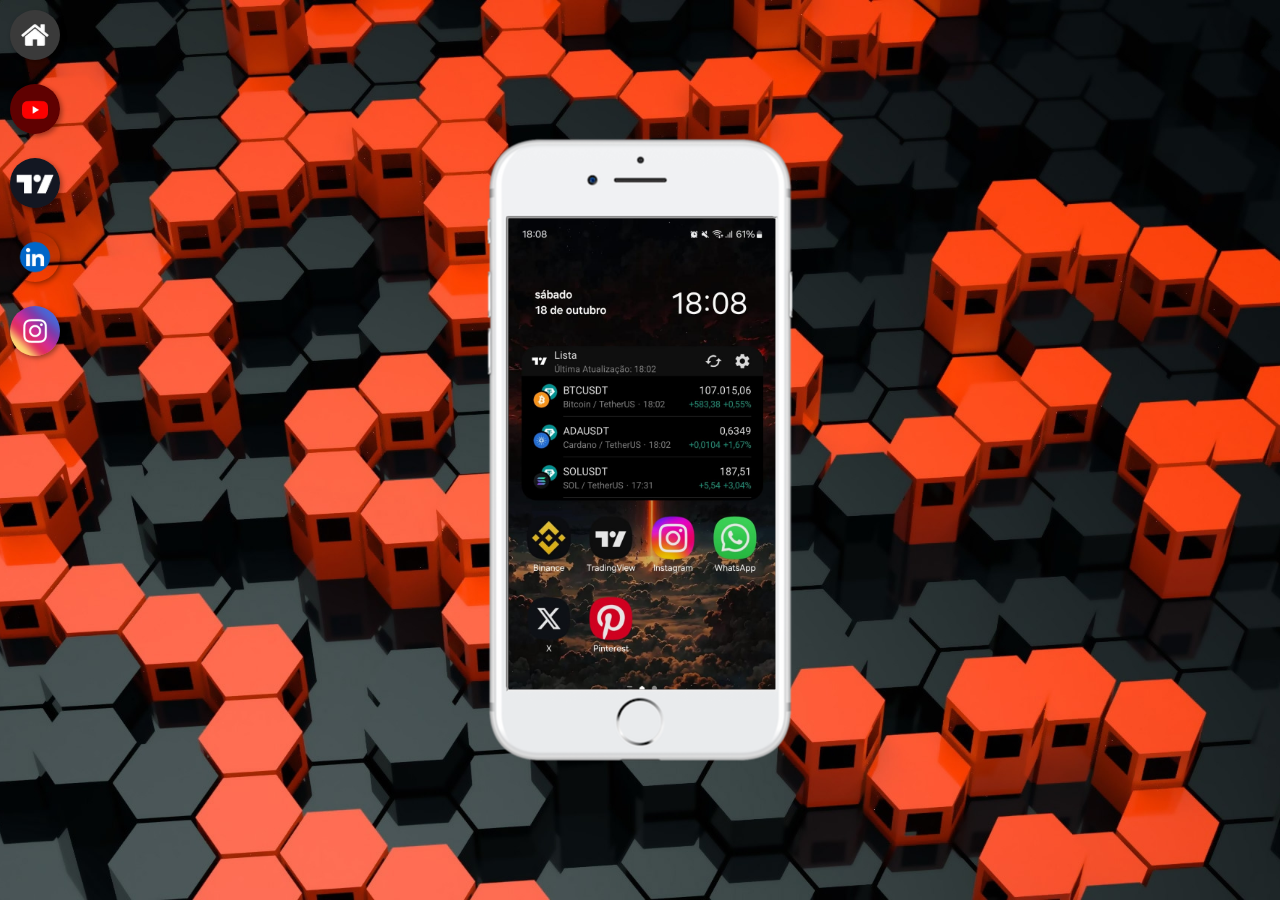
<file: index.html>
<!DOCTYPE html>
<html lang="pt-br">
<head>
  <meta charset="UTF-8">
  <meta name="viewport" content="width=device-width, initial-scale=1.0">
  <link rel="shortcut icon" href="favicon.ico" type="image/x-icon">
  <link rel="stylesheet" href="estilos/style.css">
  <title>Projeto Rede Sociais</title>
</head>
<body>
  <main>
    <section id="telefone">
      <iframe src="home.html" name="tela" id="tela">Seu navegador não é compatível com isso.</iframe>
    </section>
    <section id="redes-sociais">
      <a href="home.html" target="tela"> <img src="imagens/logo-home.jpg" alt=""></a><br>
      <a href="youtube.html" target="tela"> <img src="imagens/logo-youtube.jpg" alt=""></a><br>
      <a href="tv.html" target="tela"><img src="imagens/tv-logo.png" alt=""></a><br>
      <a href="linkedin.html" target="tela"><img src="imagens/linkedin-logo.webp" alt=""></a><br>
      <a href="insta.html" target="tela"><img src="imagens/logo-instagram.jpg" alt=""></a>
    </section>
  </main>
</body>
</html>
</file>
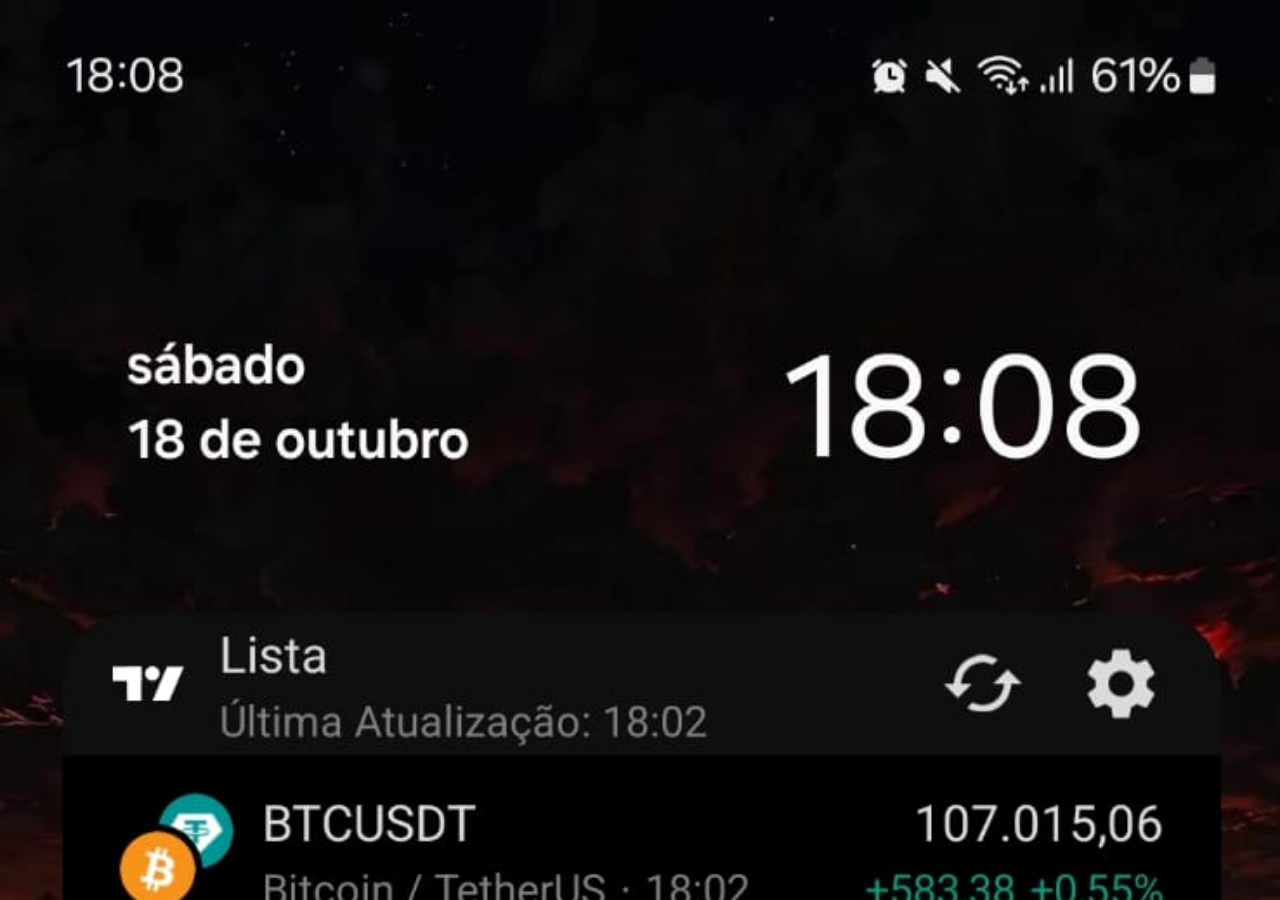
<file: home.html>
<!DOCTYPE html>
<html lang="pt-br">
<head>
  <meta charset="UTF-8">
  <meta name="viewport" content="width=device-width, initial-scale=1.0">
  <title>Home</title>
  <style>
    * {
      margin: 0px;
      padding: 0px;
    }
    body {
      width: 100vw;
      height: 100vh;
      background: black url('imagens/home.jpeg') no-repeat top center;
      background-size: cover;
    }
  </style>
</head>
<body>
  
</body>
</html>
</file>
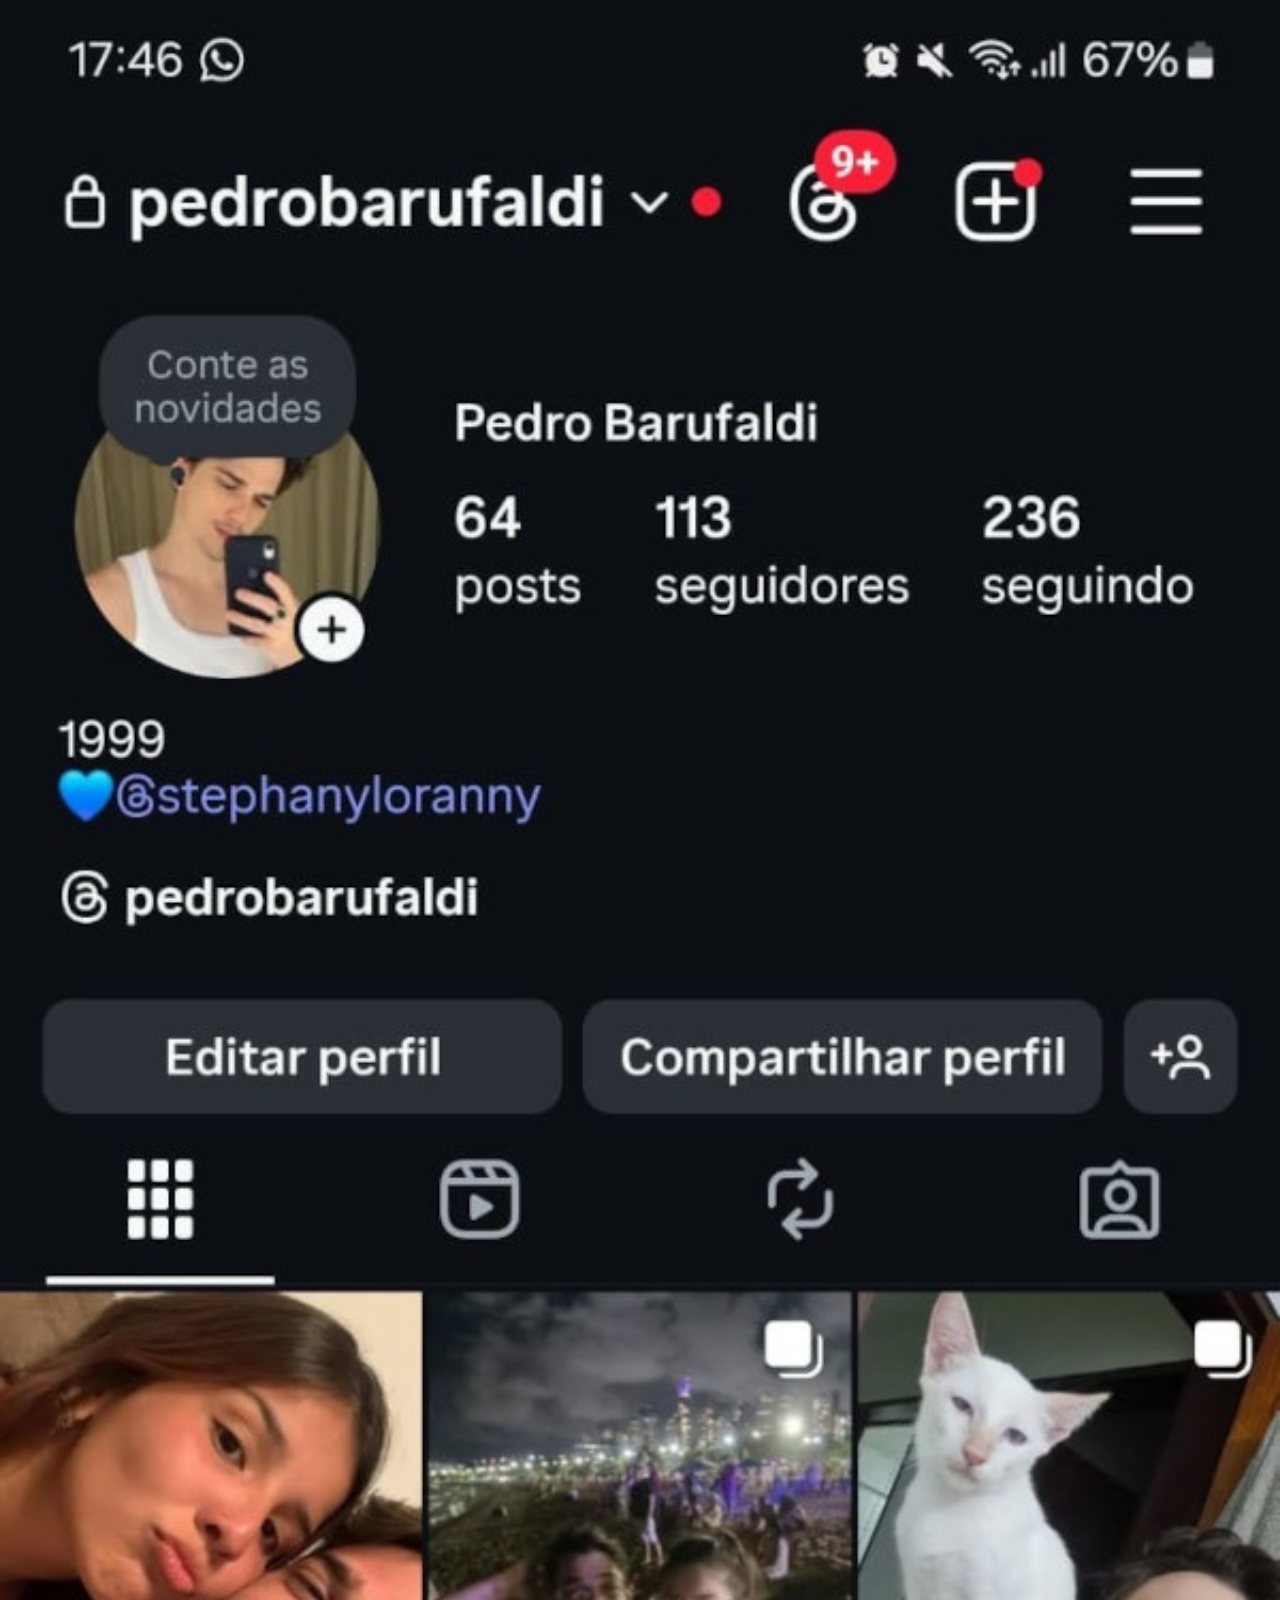
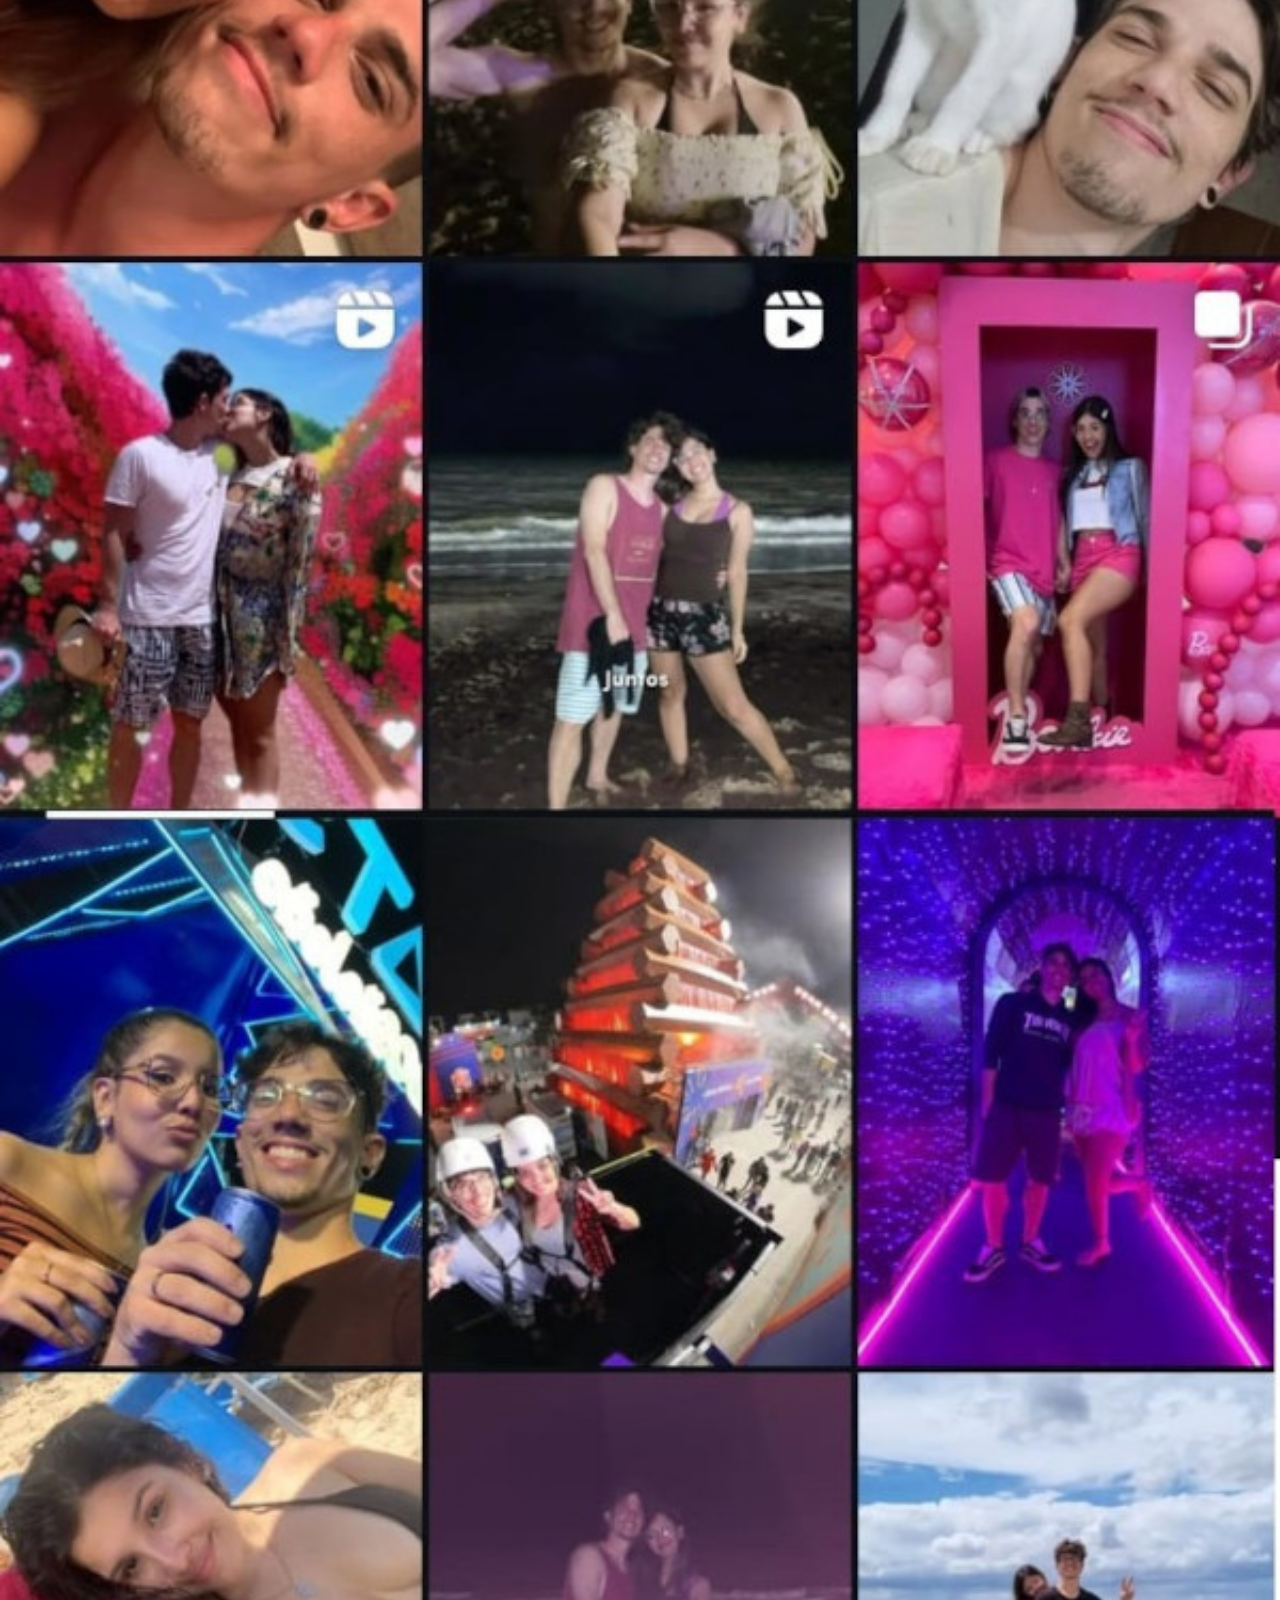
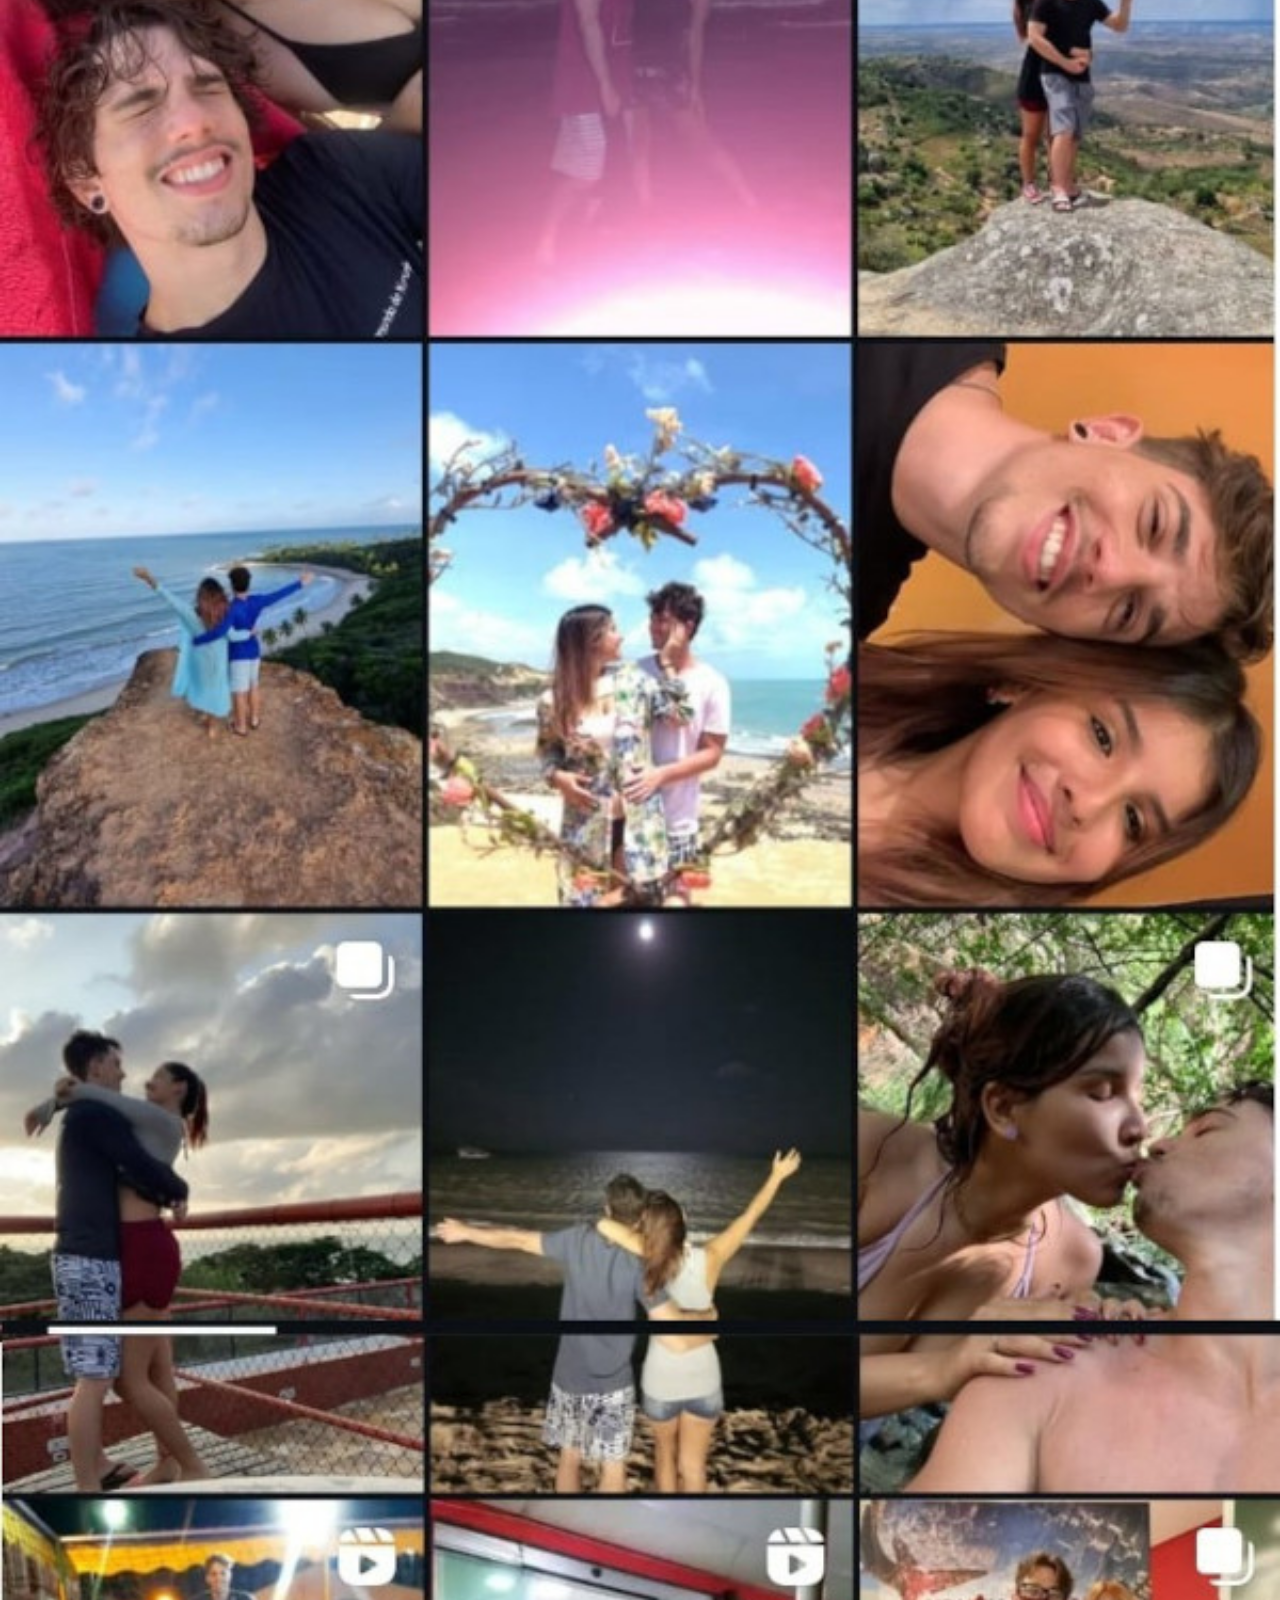
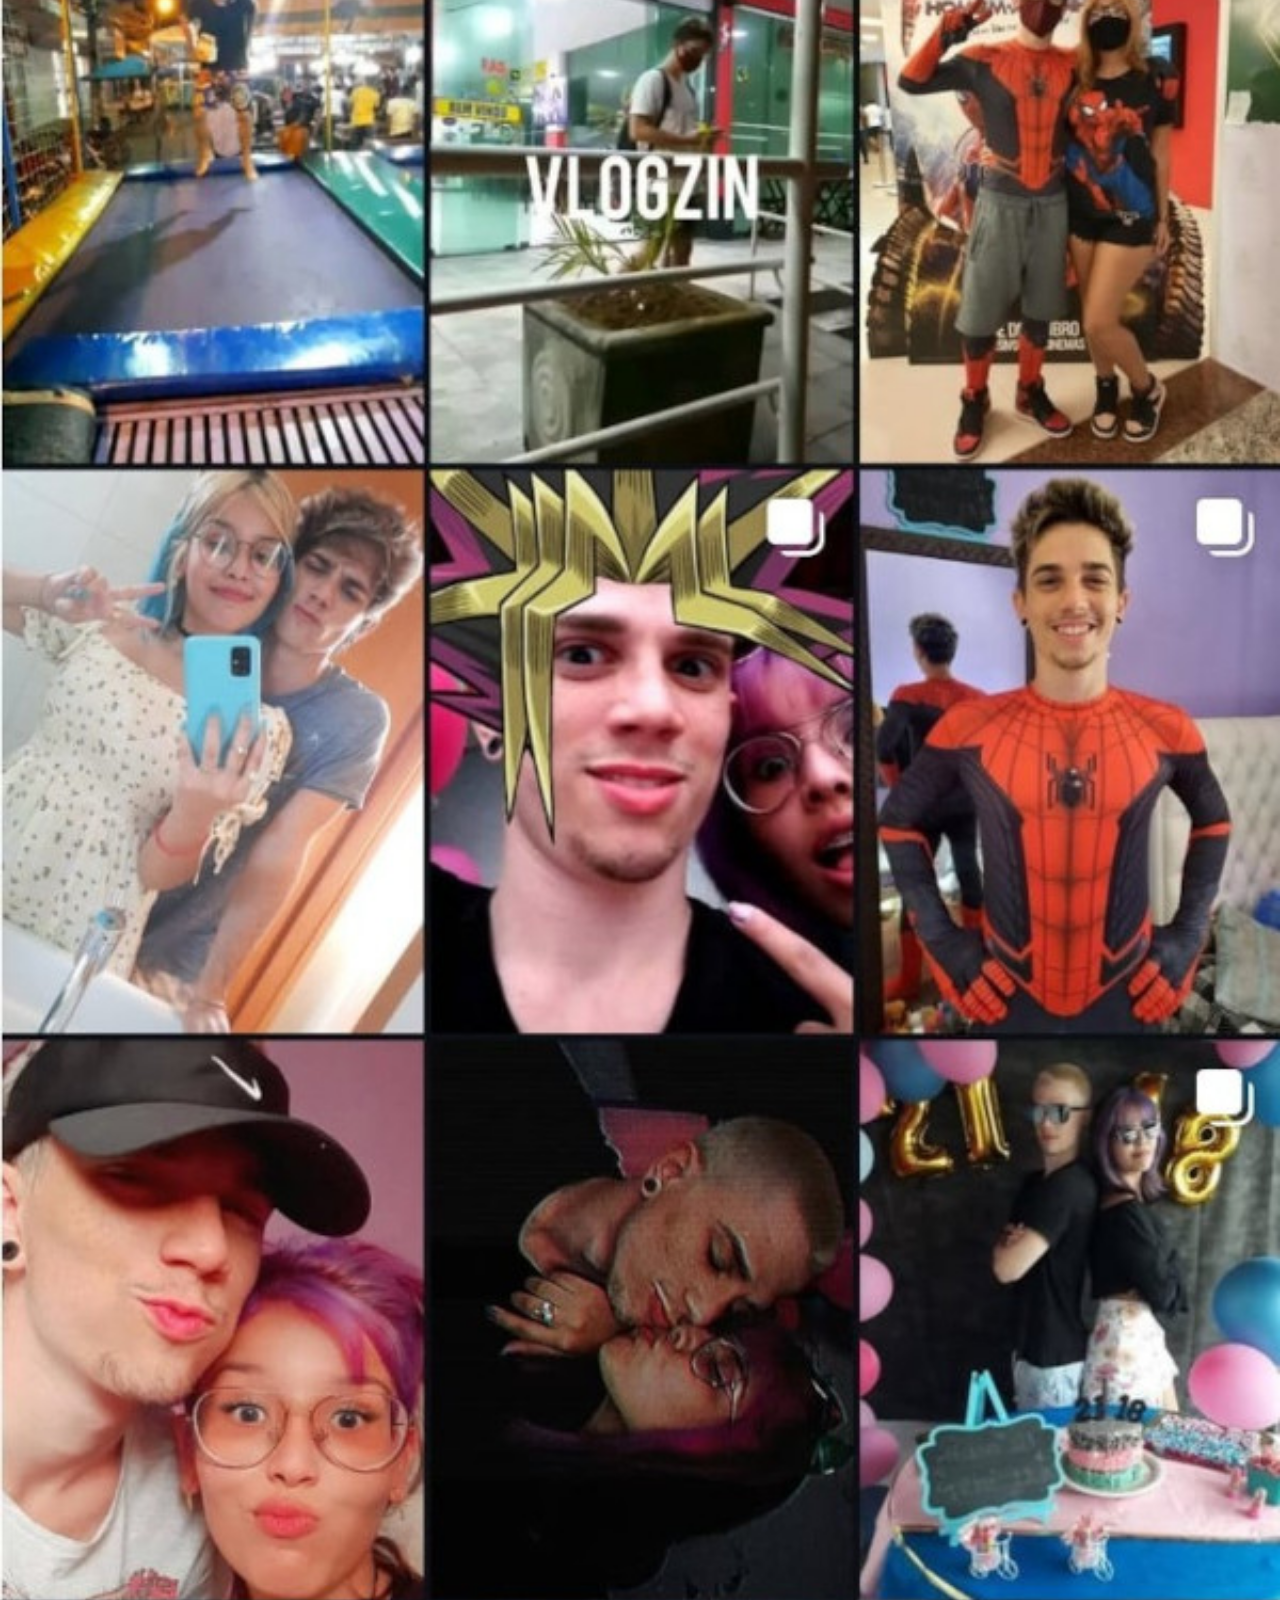
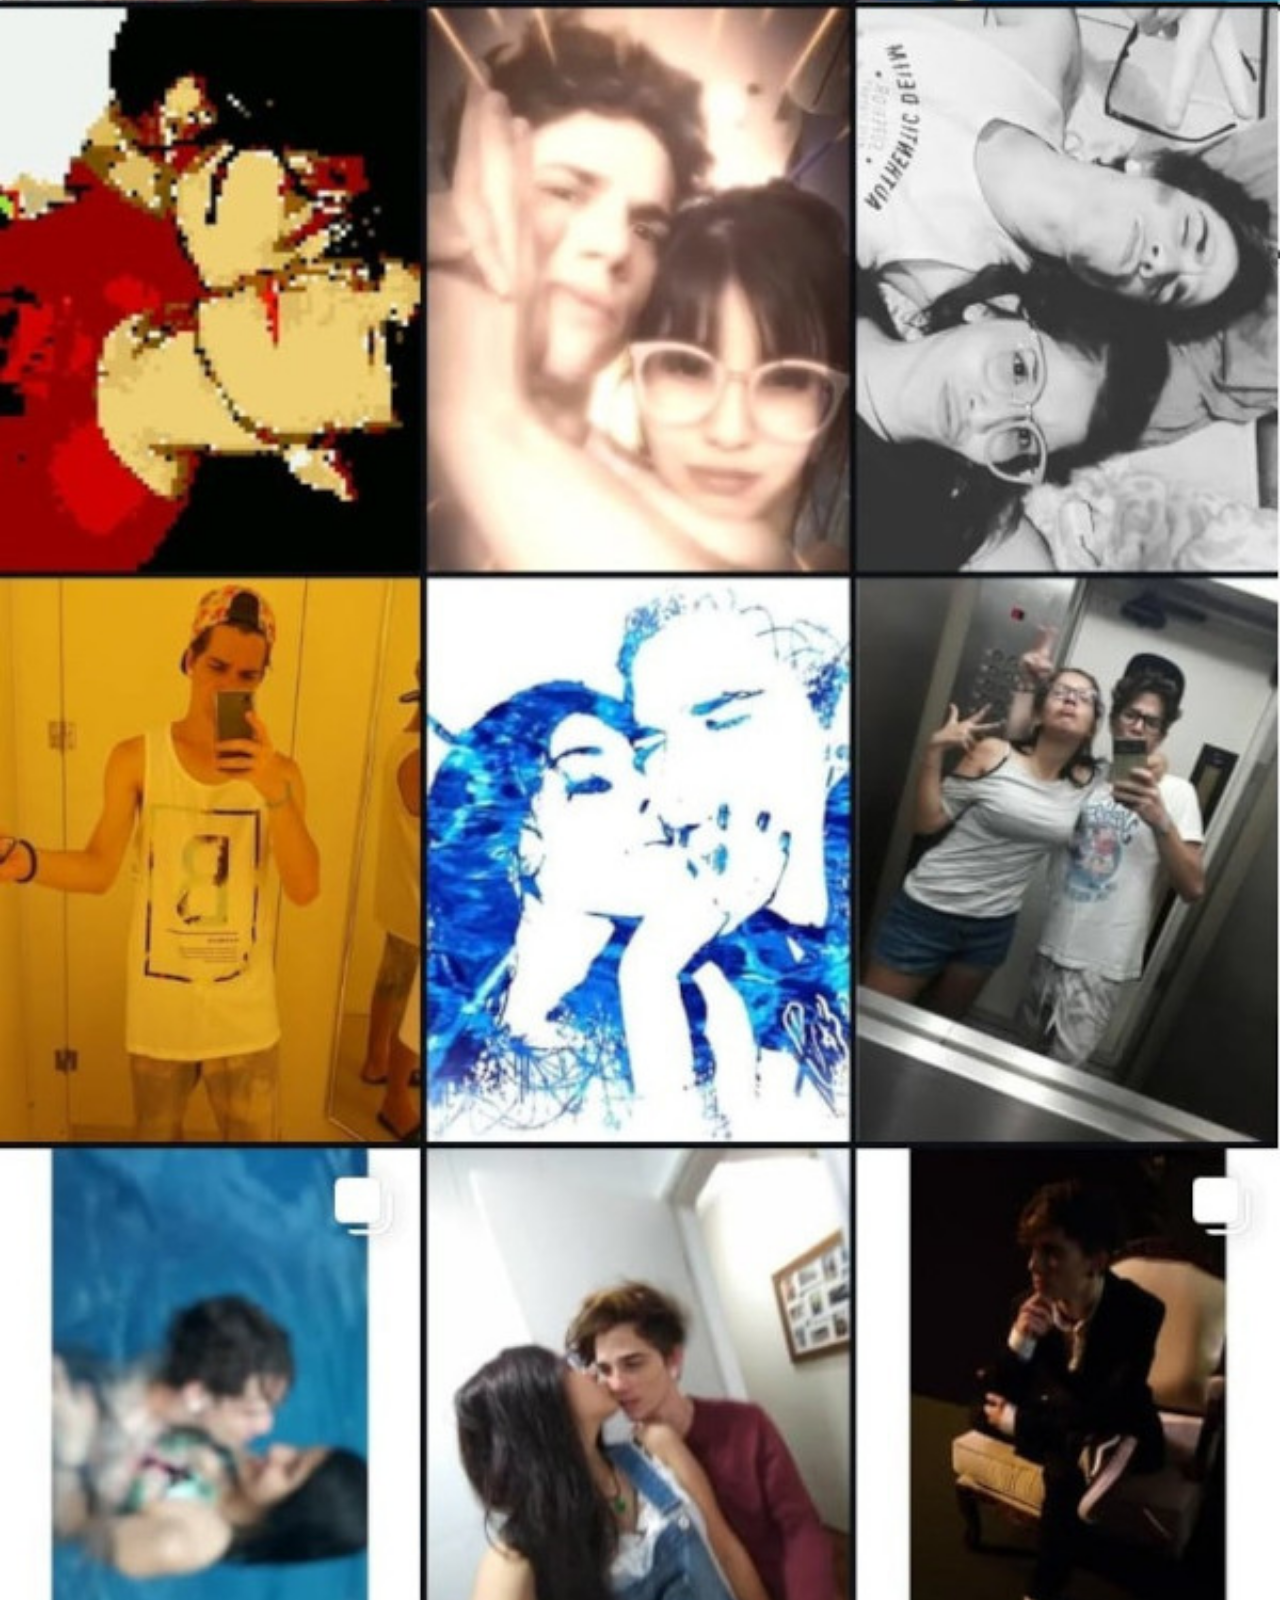
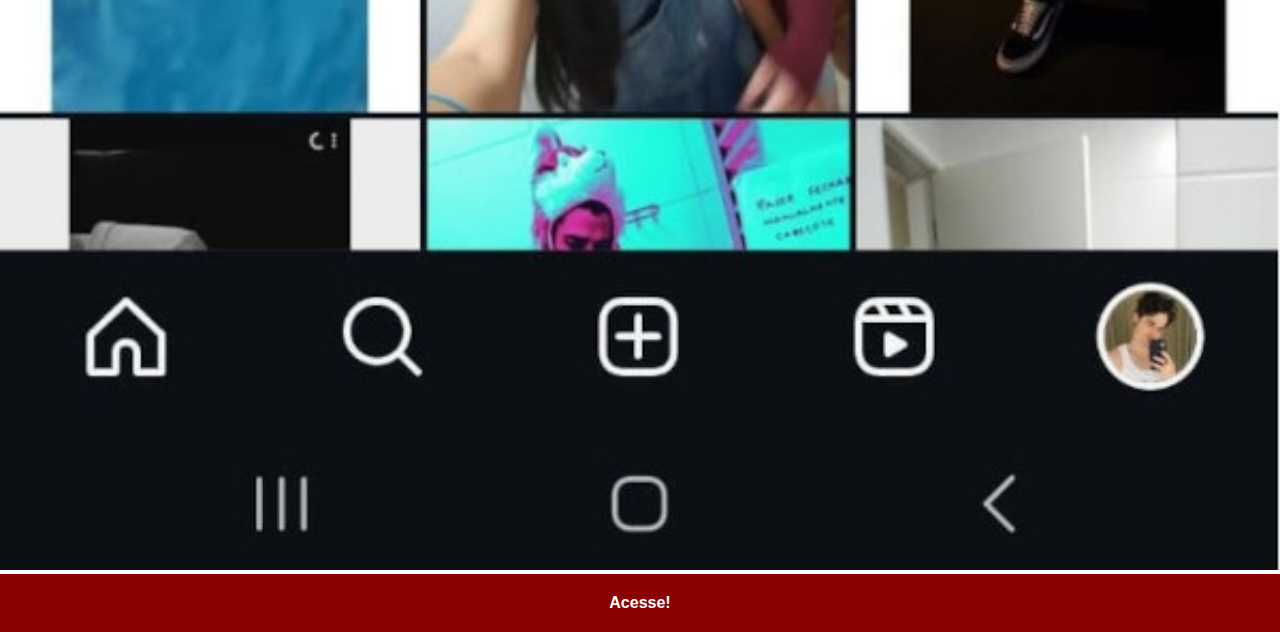
<file: insta.html>
<!DOCTYPE html>
<html lang="pt-br">
<head>
  <meta charset="UTF-8">
  <meta name="viewport" content="width=device-width, initial-scale=1.0">
  <link rel="stylesheet" href="estilos/social.css">
  <title>Insta</title>
</head>
<body>
  <img src="imagens/insta00.jpeg" alt="Instagram">
  <a href="https://www.instagram.com/pedrobarufaldi?utm_source=ig_web_button_share_sheet&igsh=ZDNlZDc0MzIxNw==" target="_blank">Acesse!</a>
</body>
</html>
</file>
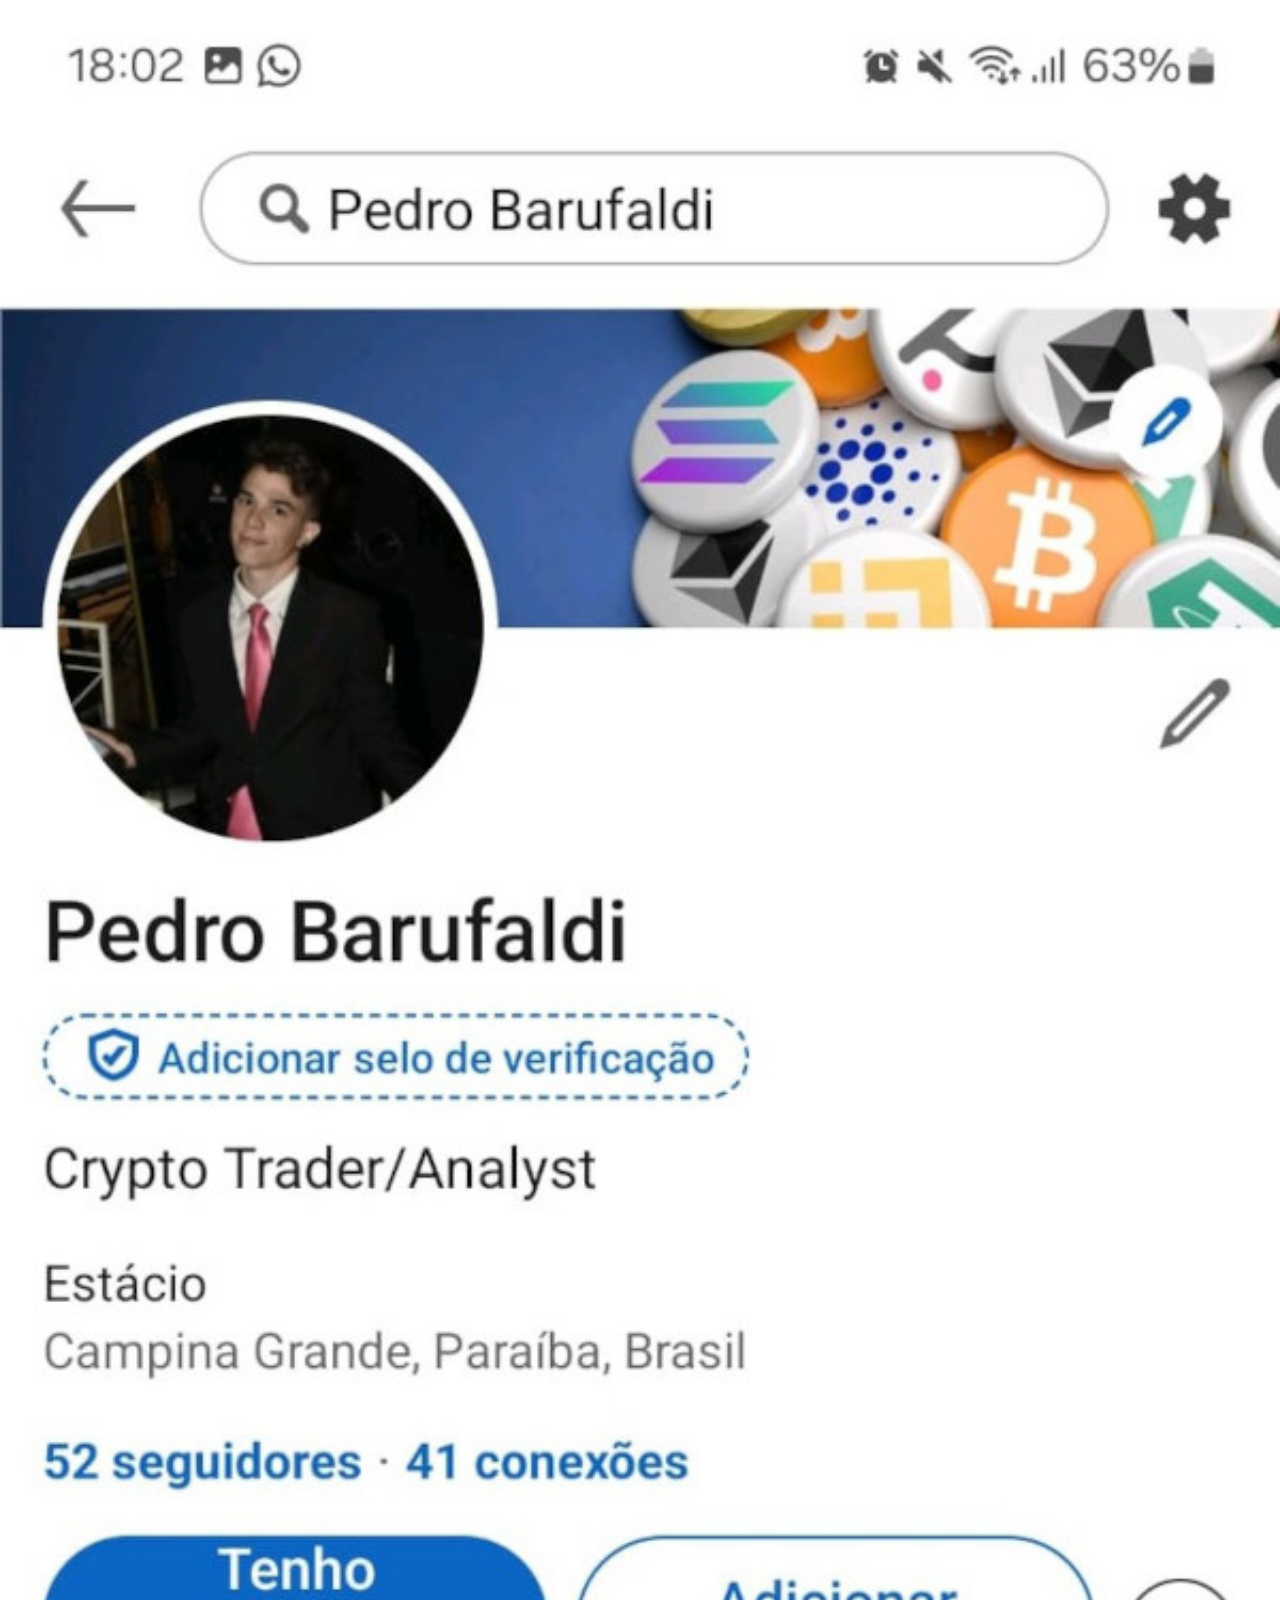
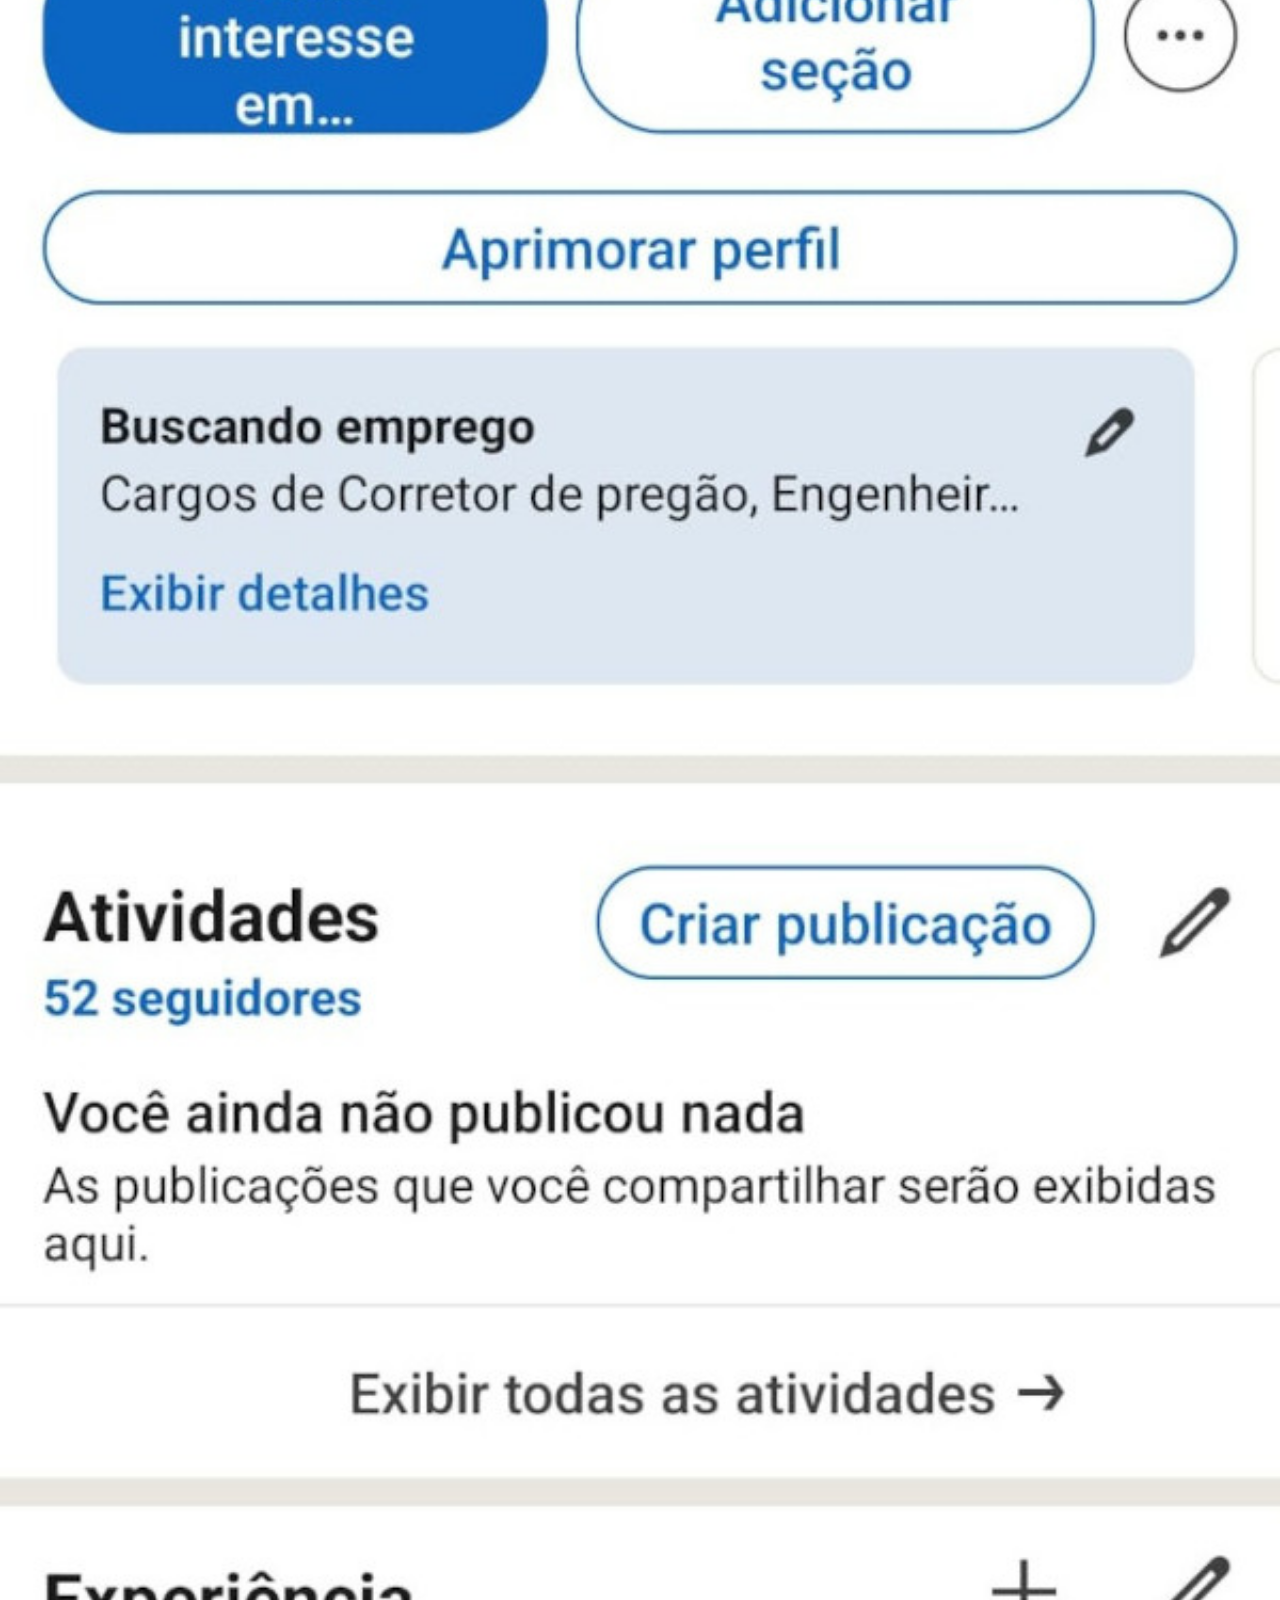
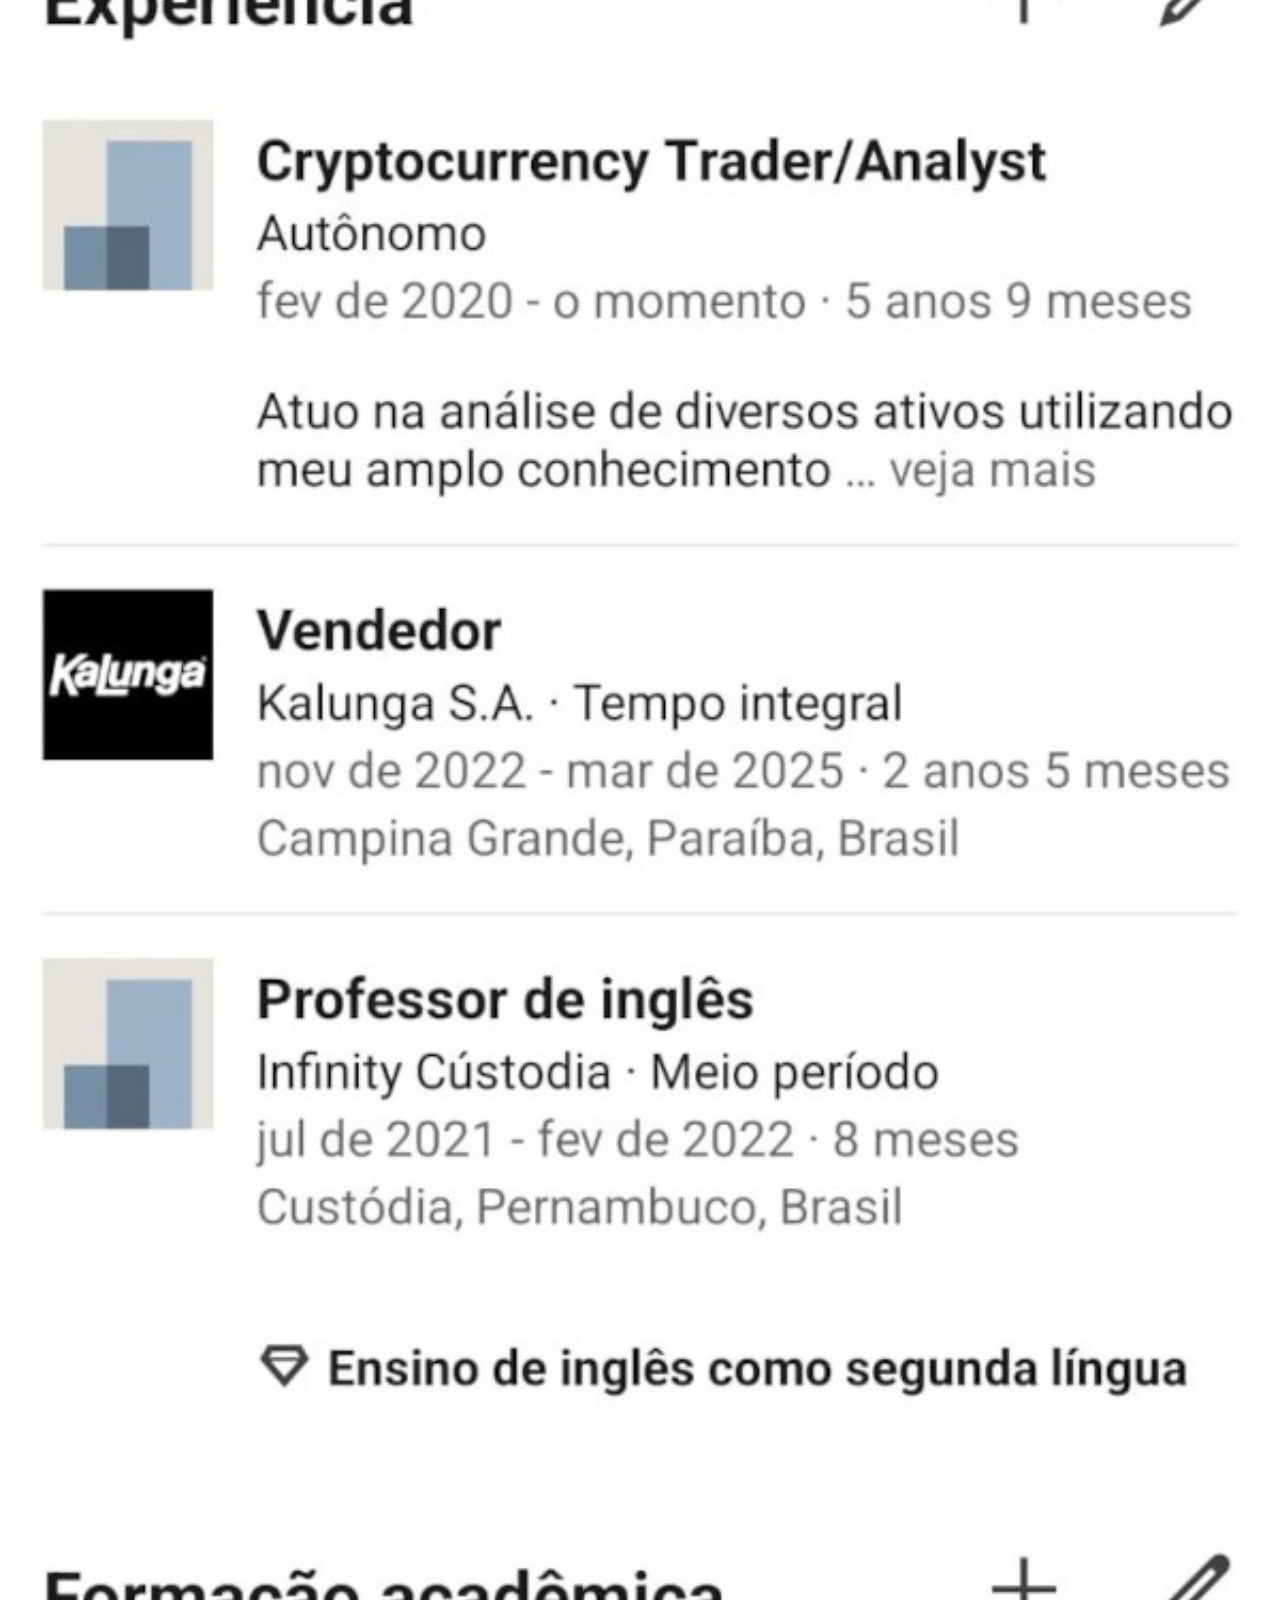
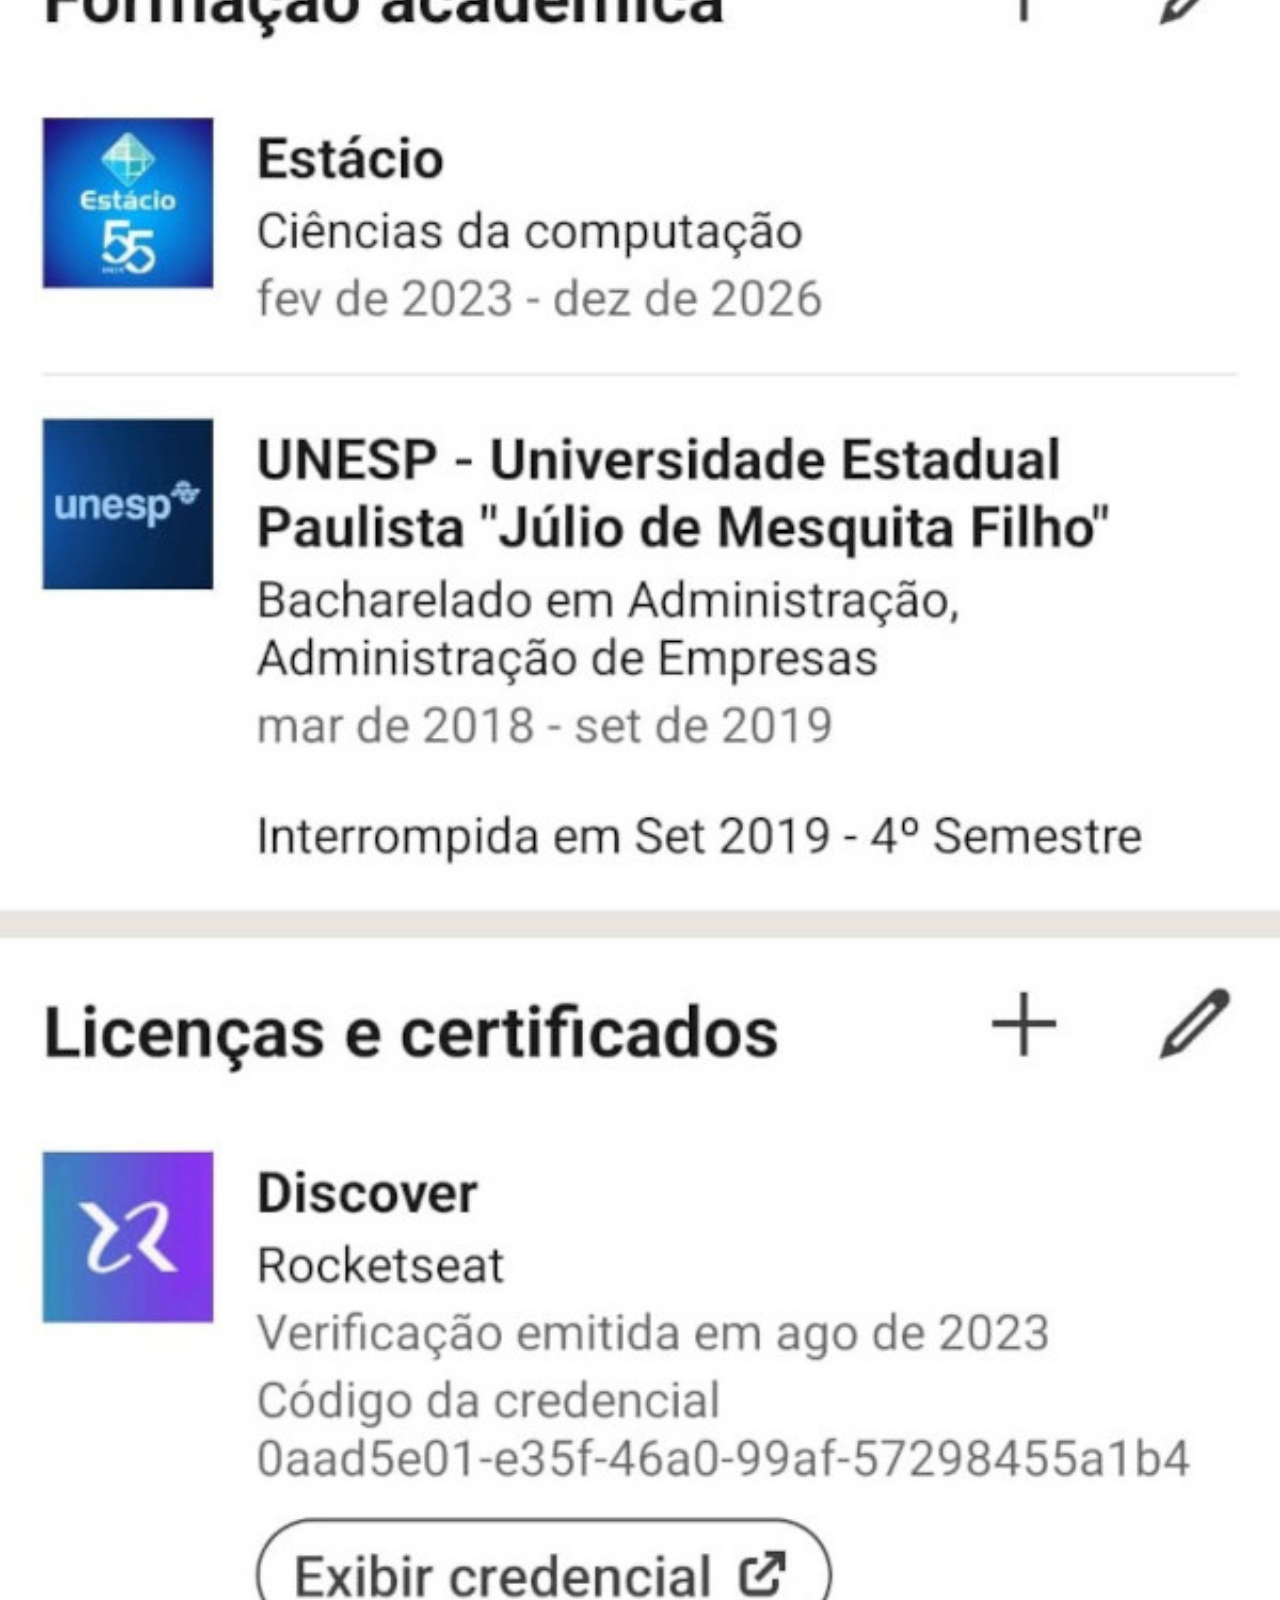
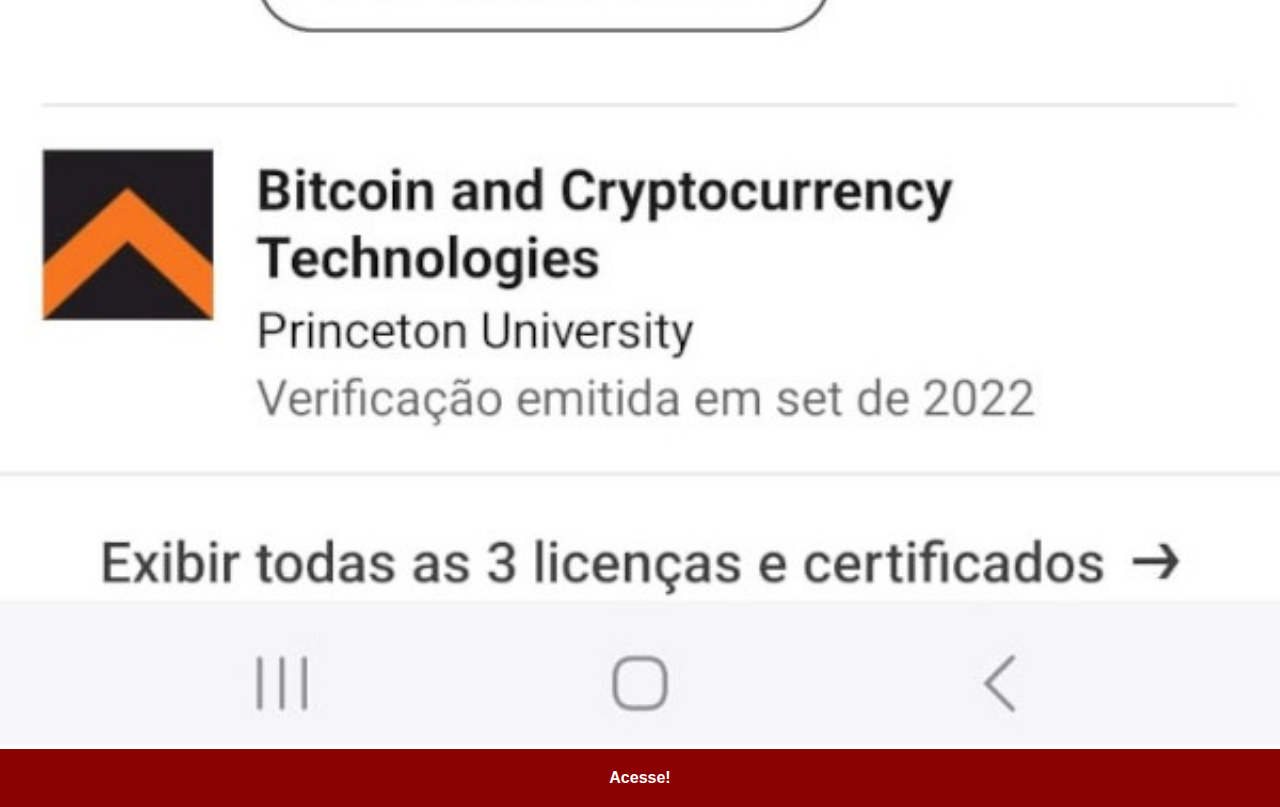
<file: linkedin.html>
<!DOCTYPE html>
<html lang="pt-br">
<head>
  <meta charset="UTF-8">
  <meta name="viewport" content="width=device-width, initial-scale=1.0">
  <link rel="stylesheet" href="estilos/social.css">
  <title>Linkedin</title>
</head>
<body>
  <img src="imagens/linked00.jpeg" alt="Linked-in">
  <a href="https://www.linkedin.com/in/pedro-barufaldi-2385a1248/" target="_blank">Acesse!</a>
</body>
</html>
</file>
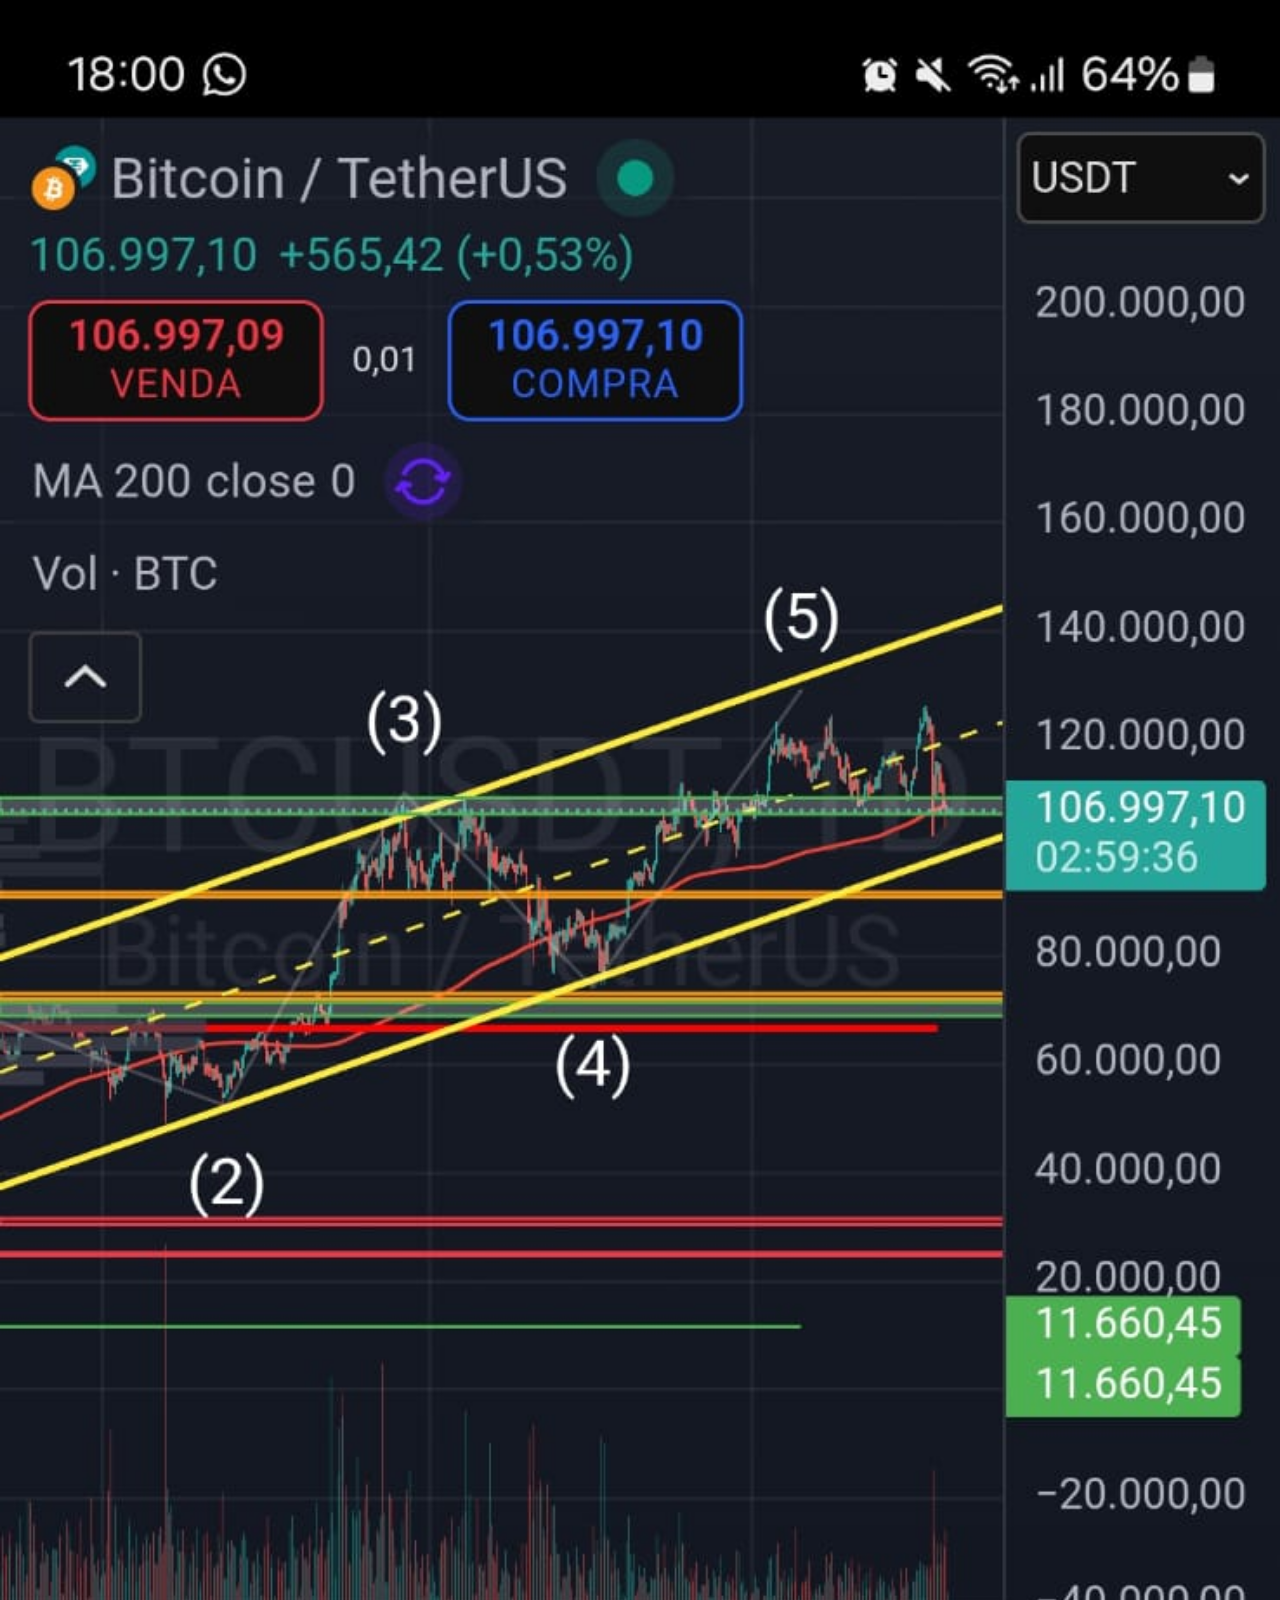
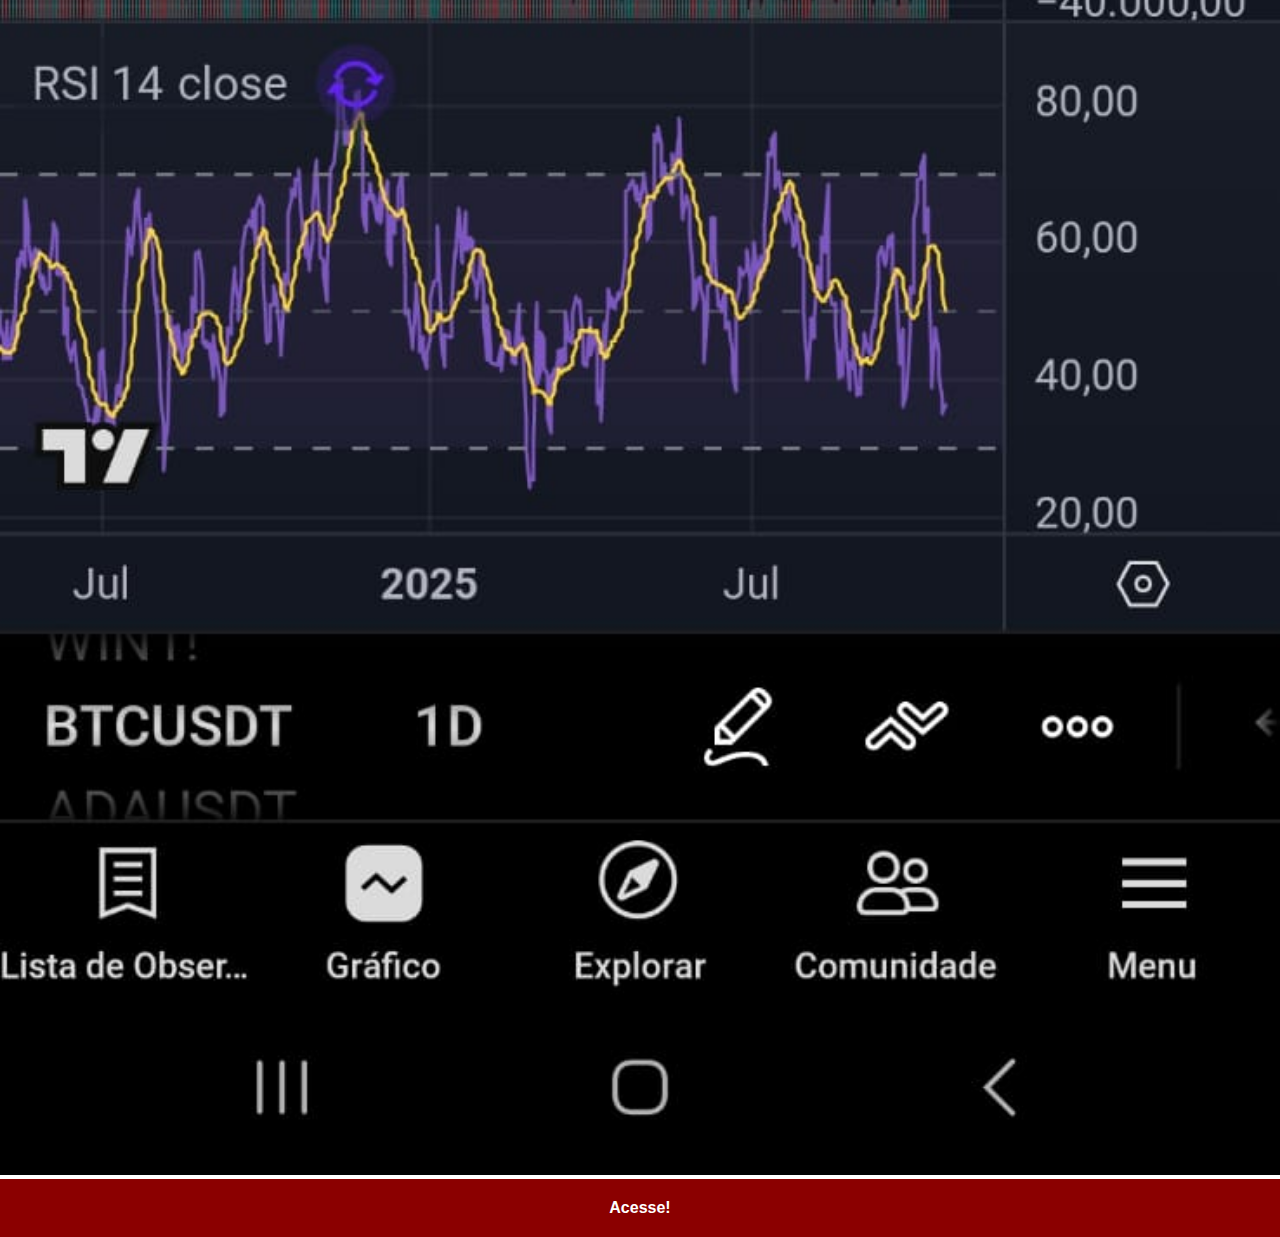
<file: tv.html>
<!DOCTYPE html>
<html lang="pt-br">
<head>
  <meta charset="UTF-8">
  <meta name="viewport" content="width=device-width, initial-scale=1.0">
  <link rel="stylesheet" href="estilos/social.css">
  <title>Trading View</title>
</head>
<body>
  <img src="imagens/tv.jpeg" alt="TradingView">
  <a href="https://www.tradingview.com/u/Pedrobarufaldi/" target="_blank">Acesse!</a>
</body>
</html>
</file>
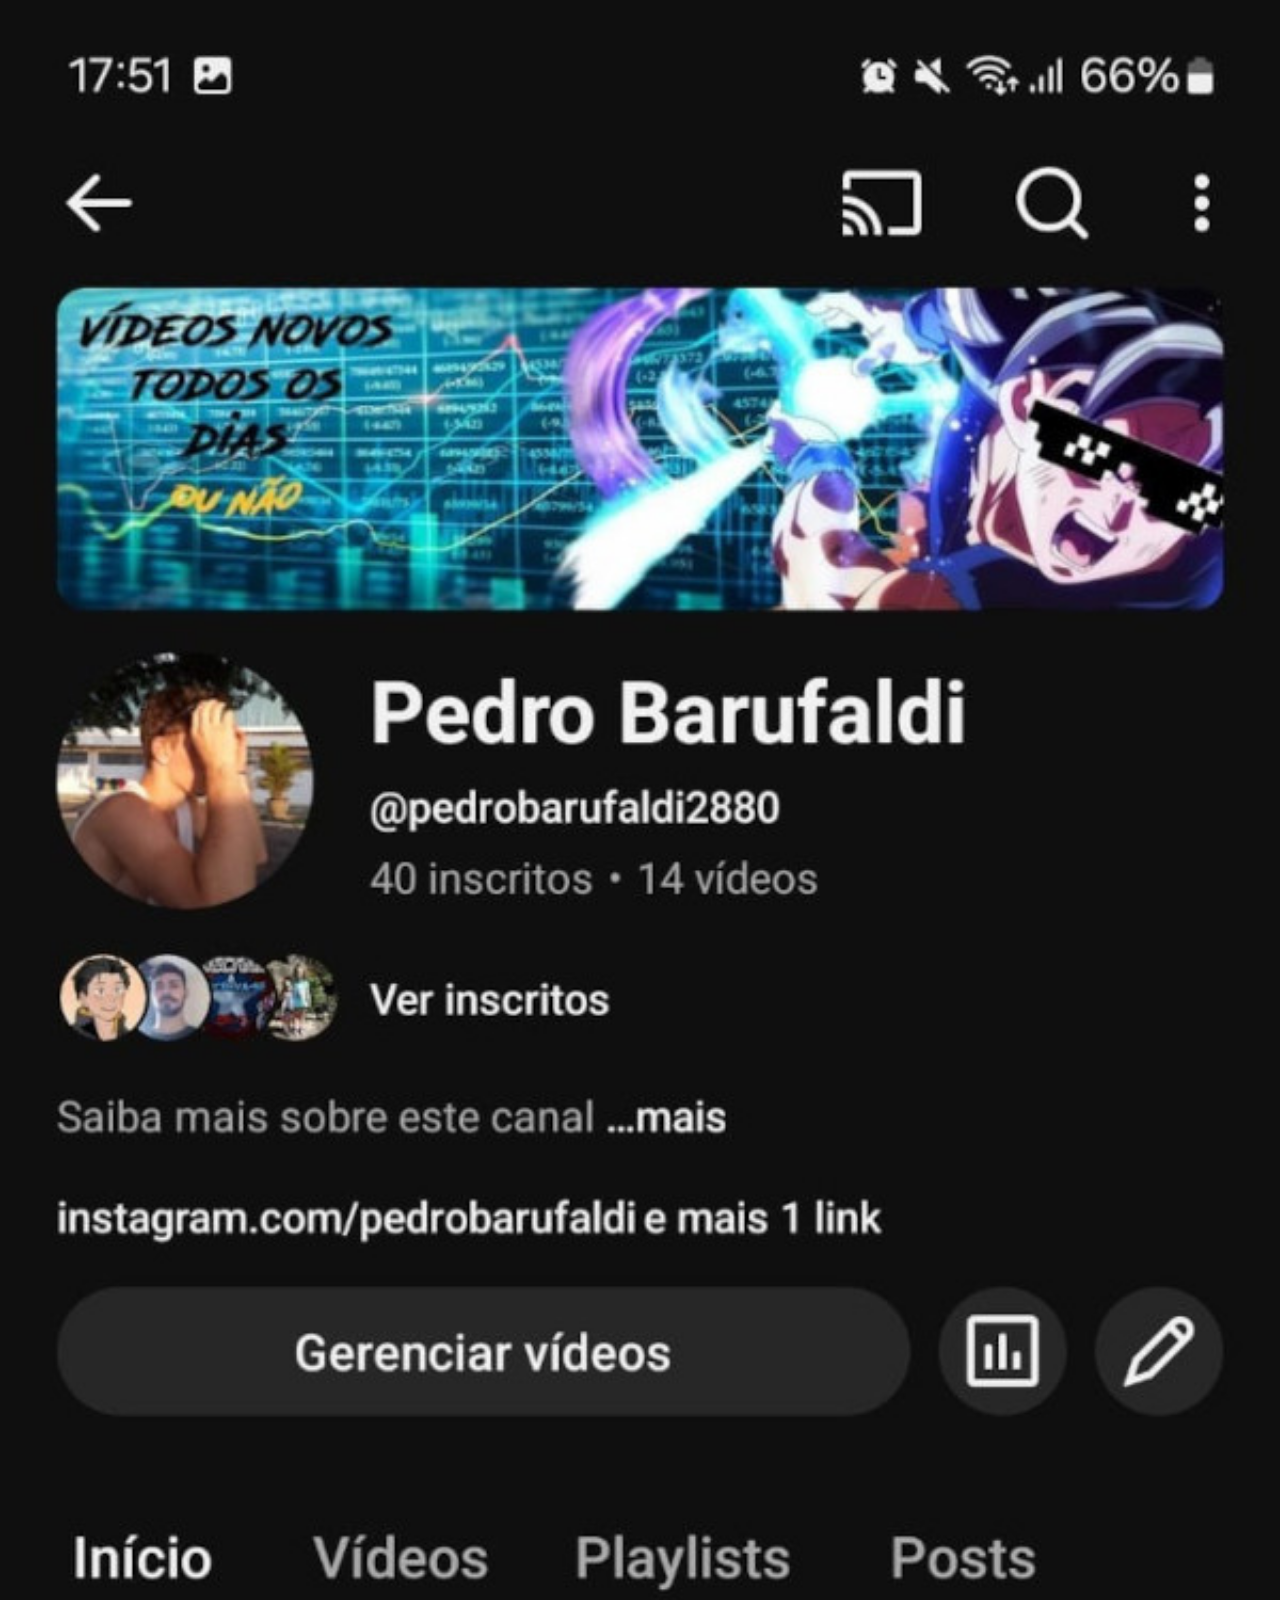
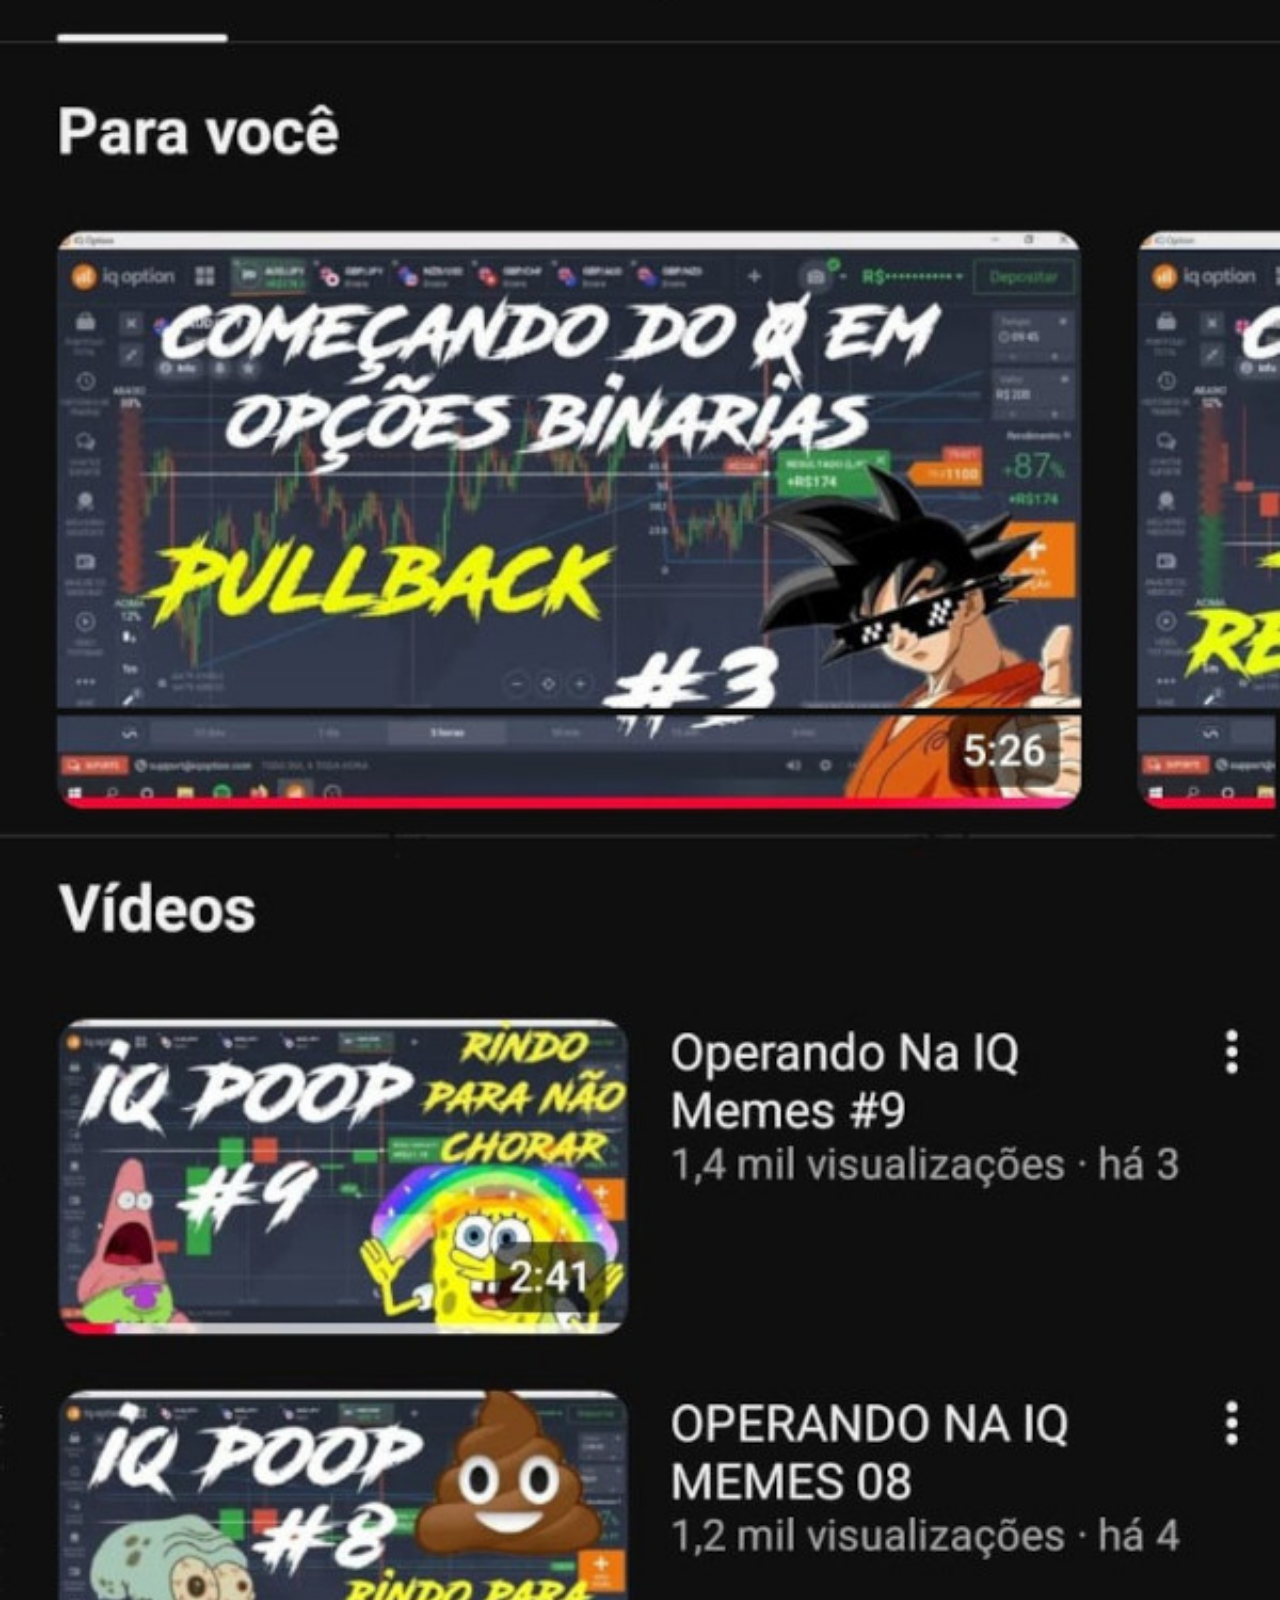
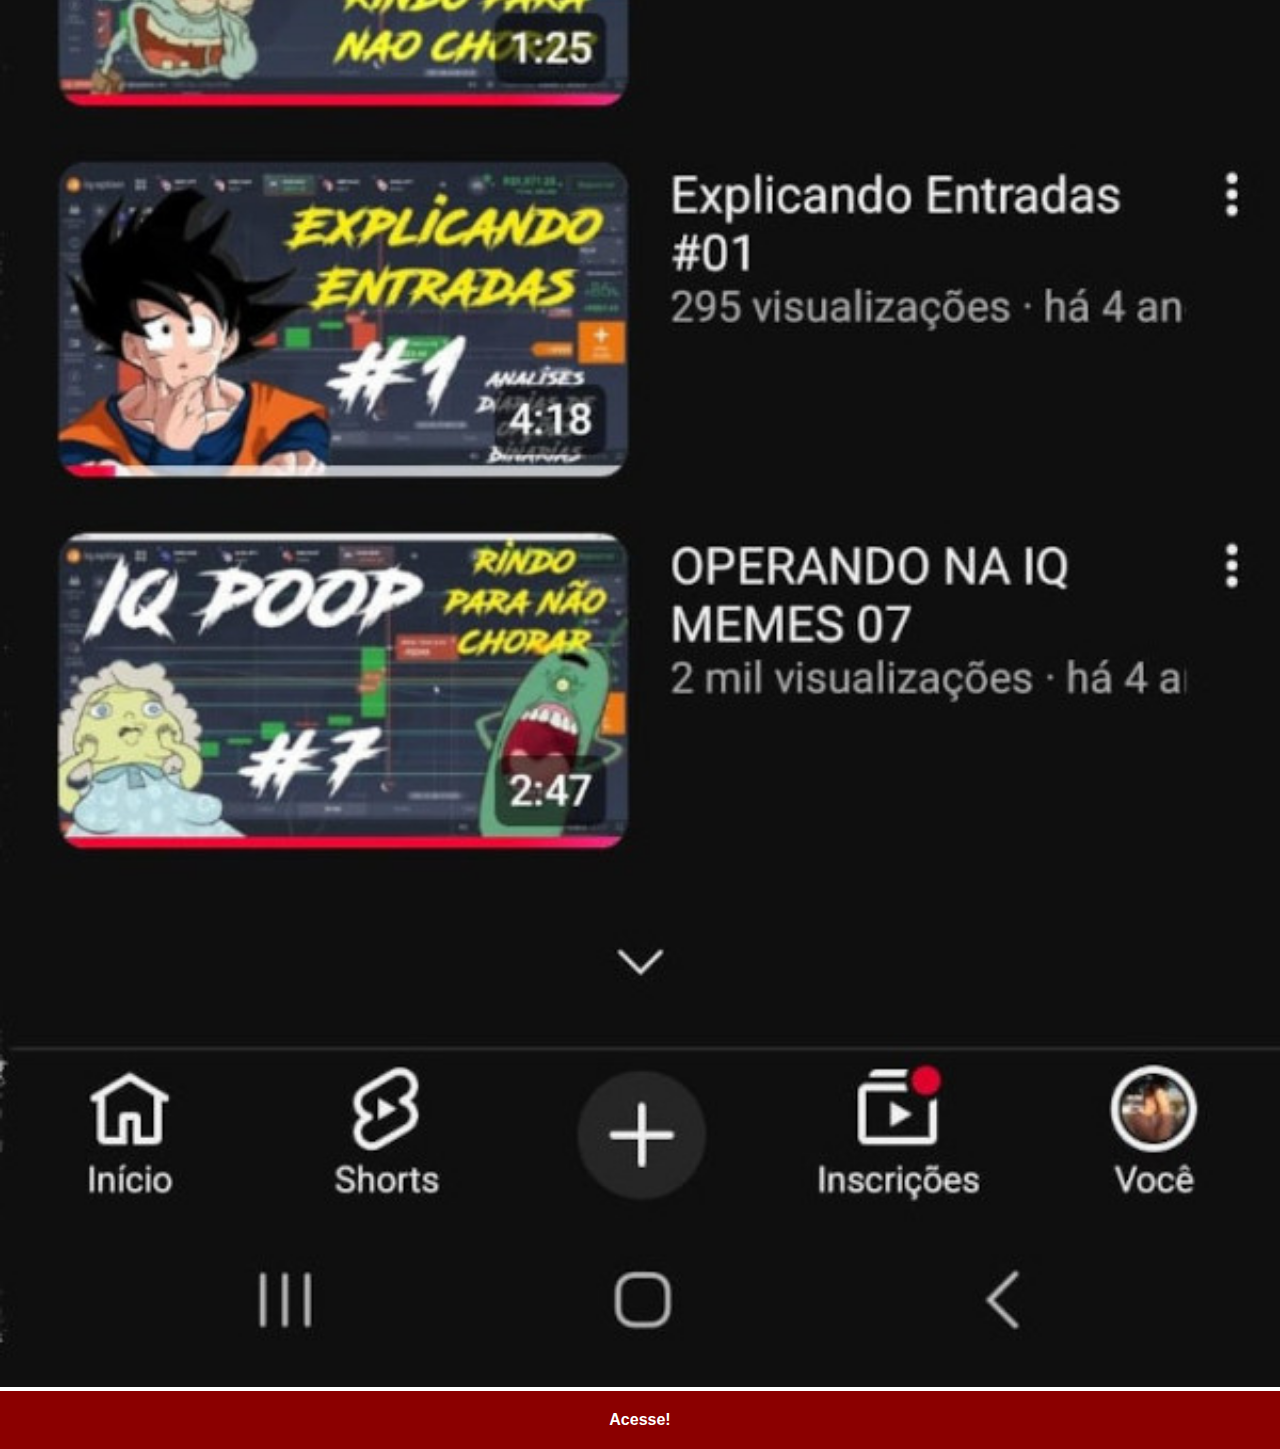
<file: youtube.html>
<!DOCTYPE html>
<html lang="pt-br">
<head>
  <meta charset="UTF-8">
  <meta name="viewport" content="width=device-width, initial-scale=1.0">
  <link rel="stylesheet" href="estilos/social.css">
  <title>Youtube</title>
</head>
<body>
  <img src="imagens/youtube00.jpeg" alt="Youtube">
  <a href="https://www.youtube.com/@pedrobarufaldi2880" target="_blank">Acesse!</a>
</body>
</html>
</file>
<file: estilos/style.css>
@charset "UTF-8";

* {
  margin: 0px;
  padding: 0px;
  font-family: Arial, Helvetica, sans-serif;
}

html, body {
height: 100vh;
width: 100vh;
}

body {
background: url('../imagens/fundo-tela.jpg')no-repeat top center;
background-size: cover;
background-attachment: fixed;
}

main {
  position: relative;
  height: 100vh;
  width: 100vw;
}

section#telefone {
  position: absolute;
  top: 50%;
  left: 50%;
  transform: translate(-50%, -50%);
  height: 627px;
  width: 311px;
  background: url('../imagens/frame-iphone.png') no-repeat;
}

iframe#tela {
  position: relative;
  top: 80px;
  left: 22px;
  width: 267px;
  height: 471px;
}

section#redes-sociais {
  text-align: left;
}

section#redes-sociais img {
  width: 50px;
  margin: 10px;
  border-radius: 50%;
  box-shadow: 2px 2px 5px rgba(0, 0, 0, 0.381);
  box-sizing: border-box;
}

section#redes-sociais img:hover {
  border: 2px solid rgba(255, 255, 255, 0.607);
  transform: translate(-3px, -3px);
  box-shadow: 5px 5px 10px rgba(0, 0, 0, 0.685);
  transition: transform .5s;
}
</file>
<file: estilos/social.css>
@charset "UTF-8";

  * {
    margin: 0px;
    padding: 0px;
    font-family: Arial, Helvetica, sans-serif;
  }

  ::-webkit-scrollbar {
    width: 0px;
    height: 0px;
  }

  img {
    width: 100vw;
  }

  a {
    display: block;
    background-color: darkred;
    padding: 20px;
    text-align: center;
    text-decoration: none;
    color: white;
    font-weight: bolder;
  }

  a:hover {
    background-color: red;
  }
</file>
